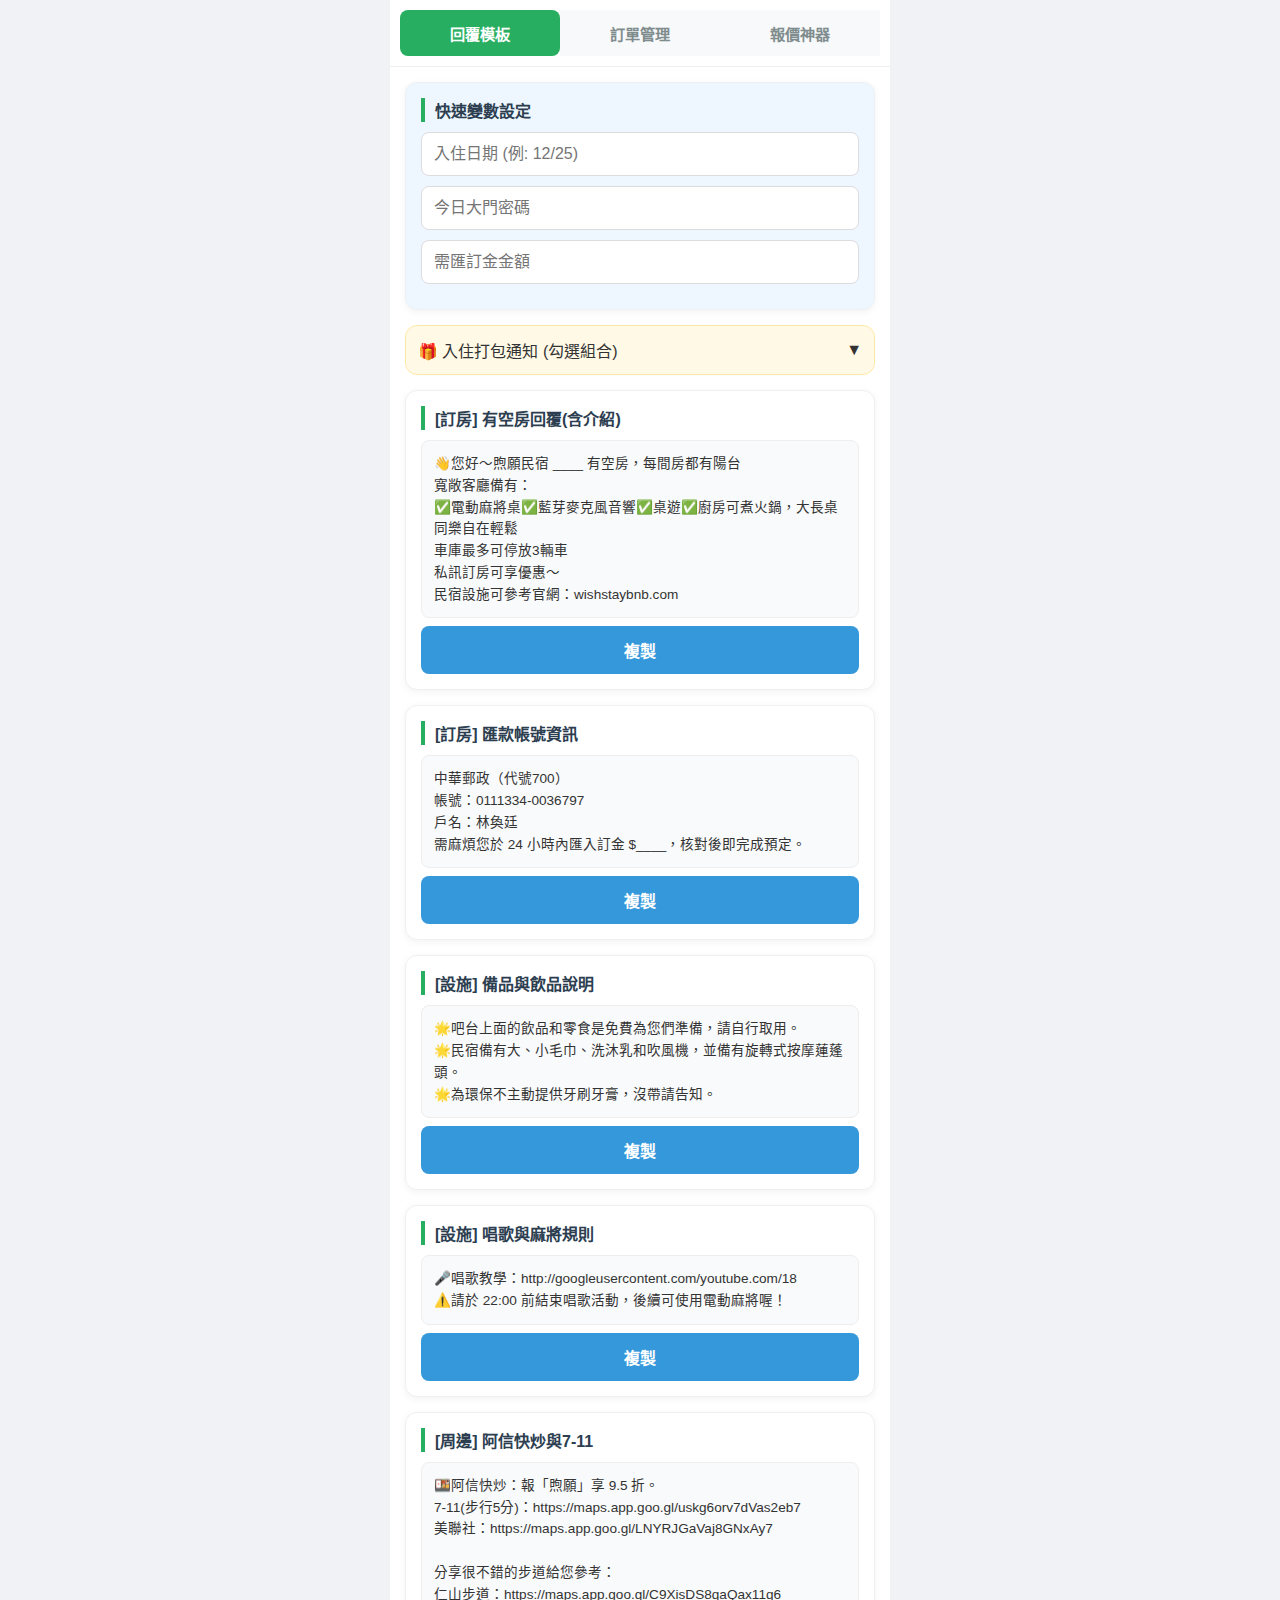
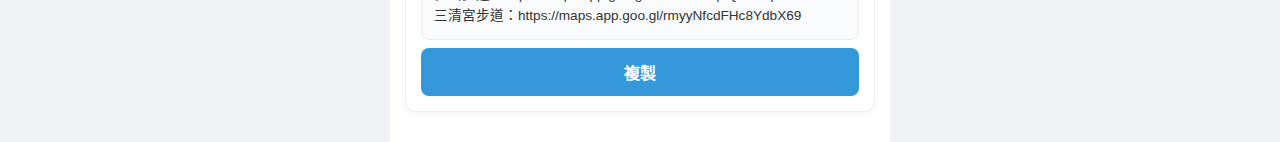
<file: index.html>
<!DOCTYPE html>
<html lang="zh-TW">
<head>
  <meta charset="UTF-8" />
  <meta name="viewport" content="width=device-width, initial-scale=1, maximum-scale=1, user-scalable=no" />
  <title>煦願民宿｜智慧工作站</title>
  <style>
    /* --- CSS 樣式區 --- */
    * { box-sizing: border-box; -webkit-tap-highlight-color: transparent; }      
    body { font-family: 'PingFang TC', 'Microsoft JhengHei', sans-serif; background: #f0f2f5; margin: 0; color: #333; }      
    .container { max-width: 500px; margin: auto; background: #fff; min-height: 100vh; display: flex; flex-direction: column; }      

    .nav-tabs { display: flex; padding: 10px; background: #fff; border-bottom: 1px solid #eee; position: sticky; top: 0; z-index: 1000; }
    .tab-btn { flex: 1; padding: 12px; border: none; background: #f8f9fa; cursor: pointer; font-size: 0.95rem; font-weight: bold; color: #7f8c8d; }
    .tab-btn.active { background: #27ae60; color: white; border-radius: 8px; }

    .content { padding: 15px; flex-grow: 1; }
    .page { display: none; }
    .page.active { display: block; }

    .card { background: #fff; border: 1px solid #eef0f2; border-radius: 12px; padding: 15px; margin-bottom: 15px; box-shadow: 0 2px 8px rgba(0,0,0,0.05); position: relative; }
    h3 { font-size: 1rem; margin: 0 0 10px 0; color: #2c3e50; border-left: 4px solid #27ae60; padding-left: 10px; }
    input, select { width: 100%; padding: 12px; border: 1px solid #ddd; border-radius: 8px; font-size: 1rem; margin-bottom: 10px; }
    
    .copy-btn { background: #3498db; color: white; border: none; padding: 12px; border-radius: 8px; width: 100%; font-weight: bold; margin-top: 8px; cursor: pointer; font-size: 1rem; }
    .preview-area { background: #f9fafb; padding: 12px; border-radius: 8px; font-size: 0.85rem; white-space: pre-wrap; border: 1px solid #eee; line-height: 1.6; }
    
    .pkg-grid { display: grid; grid-template-columns: 1fr 1fr; gap: 10px; margin-bottom: 15px; }
    .pkg-grid label { display: flex; align-items: center; gap: 5px; font-size: 0.9rem; }

    .price-grid { display: grid; grid-template-columns: 1fr 0.8fr 1.2fr; gap: 8px; align-items: center; margin-bottom: 10px; }
    .highlight { color: #e74c3c; font-size: 1.1rem; font-weight: bold; }
    .private-price { color: #27ae60; font-size: 1.4rem; font-weight: 800; border-top: 1px dashed #ddd; padding-top: 10px; margin-top: 10px; }

    .accordion-header { background: #fff9e6; border: 1px solid #ffeaa7; padding: 12px; border-radius: 12px; cursor: pointer; display: flex; justify-content: space-between; align-items: center; margin-bottom: 15px; }
    .accordion-content { display: none; background: #fff; border: 1px solid #ffeaa7; padding: 15px; border-radius: 0 0 12px 12px; margin-top: -15px; margin-bottom: 15px; }
    .accordion-content.active { display: block; }

    .calendar-container { display: grid; grid-template-columns: repeat(7, 1fr); gap: 4px; margin-top: 15px; }
    .cal-day { aspect-ratio: 1/1; display: flex; align-items: center; justify-content: center; font-size: 0.8rem; border-radius: 6px; background: #f8f9fa; color: #aaa; }
    .cal-header { font-weight: bold; color: #2c3e50; background: #eee; }
    .cal-day.has-order { background: #27ae60; color: white; font-weight: bold; cursor: pointer; }

    .stats-area { display: none; background: #f0f7ff; padding: 15px; border-radius: 12px; margin-top: 10px; }
    .stat-item { background: #fff; padding: 10px; border-radius: 8px; text-align: center; margin-bottom: 8px; border: 1px solid #d0e8ff; }

    .modal { position: fixed; top: 0; left: 0; width: 100%; height: 100%; background: rgba(0,0,0,0.6); display: none; z-index: 2000; }
    .modal-content { background: white; margin: 20% auto; padding: 25px; width: 85%; border-radius: 16px; position: relative; }
    
    .loading-overlay { position: fixed; top: 0; left: 0; width: 100%; height: 100%; background: rgba(255,255,255,0.8); z-index: 9999; display: none; flex-direction: column; align-items: center; justify-content: center; }
    .spinner { width: 40px; height: 40px; border: 4px solid #f3f3f3; border-top: 4px solid #27ae60; border-radius: 50%; animation: spin 1s linear infinite; }
    @keyframes spin { 0% { transform: rotate(0deg); } 100% { transform: rotate(360deg); } }
  </style>
</head>
<body>

<div class="container">
  <div class="nav-tabs">
    <button class="tab-btn active" onclick="switchPage('tpl-page', event)">回覆模板</button>
    <button class="tab-btn" onclick="switchPage('order-page', event)">訂單管理</button>
    <button class="tab-btn" onclick="switchPage('calc-page', event)">報價神器</button>
  </div>

  <div class="content">
    
    <div id="tpl-page" class="page active">
      <div class="card" style="background: #eef7ff;">
        <h3>快速變數設定</h3>
        <input type="text" id="v-date" placeholder="入住日期 (例: 12/25)" oninput="updateAll()">
        <input type="text" id="v-pwd" placeholder="今日大門密碼" oninput="updateAll()">
        <input type="number" id="v-dep" placeholder="需匯訂金金額" oninput="updateAll()">
      </div>

      <div class="accordion-header" onclick="toggleAccordion('pkg-content', 'pkg-icon')">
        <span class="acc-title">🎁 入住打包通知 (勾選組合)</span>
        <span id="pkg-icon">▼</span>
      </div>
      <div id="pkg-content" class="accordion-content">
        <div class="pkg-grid">
          <label><input type="checkbox" id="c-basic" checked onchange="buildPackage()"> 密碼鑰匙</label>
          <label><input type="checkbox" id="c-sing" checked onchange="buildPackage()"> 唱歌教學</label>
          <label><input type="checkbox" id="c-spot" checked onchange="buildPackage()"> 景點熱炒</label>
          <label><input type="checkbox" id="c-warn" checked onchange="buildPackage()"> 溫馨提醒</label>
        </div>
        <div class="preview-area" id="pkg-preview"></div>
        <button class="copy-btn" style="background:#f39c12" onclick="copyText('pkg-preview', event)">複製打包訊息</button>
      </div>

      <div id="tpl-list"></div>
    </div>

    <div id="order-page" class="page">
      <div id="lock-screen">
        <div class="card">
          <h3>身分驗證</h3>
          <input type="password" id="admin-key" placeholder="請輸入管理金鑰">
          <button class="copy-btn" onclick="fetchOrders()">登入並同步訂單</button>
        </div>
      </div>

      <div id="order-content" style="display:none;">
        <div class="card">
            <div style="display:flex; justify-content: space-between; align-items:center;">
                <button onclick="changeMonth(-1)">◀</button>
                <h2 id="cal-month-title" style="margin:0; font-size:1.2rem;"></h2>
                <button onclick="changeMonth(1)">▶</button>
            </div>
            <div id="calendar-grid" class="calendar-container"></div>
        </div>
        
        <button class="copy-btn" style="background:#8e44ad" onclick="toggleStats()">📊 查看經營數據</button>
        <div id="stats-area" class="stats-area">
            <div class="stat-item">本月人數：<b id="stat-total-guests">0</b> 人</div>
            <div class="stat-item">Booking 佔比：<b id="stat-b-rate">0%</b></div>
            <div class="stat-item">本月預收總額：<b id="stat-income" style="color:#27ae60;">$0</b></div>
        </div>

        <div class="accordion-header" style="margin-top:15px;" onclick="toggleAccordion('add-order-form', 'add-icon')">
            <span style="color:#c0392b;">➕ 手動新增訂單</span><span id="add-icon">▼</span>
        </div>
        <div id="add-order-form" class="accordion-content">
            <input type="text" id="o-name" placeholder="房客姓名">
            <input type="date" id="o-date">
            <select id="o-source"><option value="LINE">LINE (私訊)</option><option value="Booking">Booking.com</option></select>
            <input type="number" id="o-guests" placeholder="人數">
            <input type="number" id="o-total" placeholder="總房價">
            <input type="number" id="o-dep" placeholder="收訂金金額">
            <button class="copy-btn" style="background:#27ae60" onclick="addOrder()">同步至試算表</button>
        </div>
      </div>
    </div>

    <div id="calc-page" class="page">
      <div class="card">
        <h3>私訊優惠報價 (依床數)</h3>
        <select id="m-season" onchange="updateAll()">
          <option value="weekday">平日 (週一至週四)</option>
          <option value="weekend">假日 (五六日 / 暑假)</option>
          <option value="cny">定價 (春節)</option>
        </select>
        <div class="price-grid"><b>房型</b><b>人數</b><b>手動改價(選填)</b></div>
        <div class="price-grid"><span>201 (2人)</span><input type="number" id="m-201" value="0" oninput="runManualCalc()"> <input type="number" id="p-201" placeholder="1900" oninput="runManualCalc()"></div>
        <div class="price-grid"><span>202 (2-4人)</span><input type="number" id="m-202" value="0" oninput="runManualCalc()"> <input type="number" id="p-202" placeholder="2400" oninput="runManualCalc()"></div>
        <div class="price-grid"><span>301 (2-6人)</span><input type="number" id="m-301" value="0" oninput="runManualCalc()"> <input type="number" id="p-301" placeholder="3500" oninput="runManualCalc()"></div>
        <div id="calc-result"></div>
      </div>
    </div>

  </div>
</div>

<div id="order-modal" class="modal" onclick="closeModal(event)">
    <div class="modal-content"><div id="modal-body"></div></div>
</div>

<div id="loading-overlay" class="loading-overlay"><div class="spinner"></div><p>連線同步中...</p></div>

<script>
const GAS_URL = "https://script.google.com/macros/s/AKfycbySPYLiPf6pUhZqbHMSK2z2eYtrzVWrPUweojAoCG8_15IrxQH0dhTOiXp1gf58dpiEQg/exec"; 

const PRICE_MAP = {      
  '201': { weekday: { 1: 1900 }, weekend: { 1: 2200 }, cny: { 1: 2900 } },      
  '202': { weekday: { 1: 2400, 2: 2600 }, weekend: { 1: 2600, 2: 2800 }, cny: { 1: 5600, 2: 6000 } },      
  '301': { weekday: { 1: 3500, 2: 4500, 3: 5000, 4: 5500 }, weekend: { 1: 3800, 2: 4800, 3: 5300, 4: 5800 }, cny: { 1: 6000, 2: 7000, 3: 8000, 4: 9000 } }      
};

const TPL_DATA = [      
  { cat: '訂房', title: '有空房回覆(含介紹)', content: (d) => `👋您好～煦願民宿 ${d} 有空房，每間房都有陽台\n寬敞客廳備有：\n✅電動麻將桌✅藍芽麥克風音響✅桌遊✅廚房可煮火鍋，大長桌同樂自在輕鬆\n車庫最多可停放3輛車\n私訊訂房可享優惠～\n民宿設施可參考官網：wishstaybnb.com` },      
  { cat: '訂房', title: '匯款帳號資訊', content: (d,p,dep) => `中華郵政（代號700）\n帳號：0111334-0036797\n戶名：林奐廷\n需麻煩您於 24 小時內匯入訂金 $${dep}，核對後即完成預定。` },      
  { cat: '設施', title: '備品與飲品說明', content: () => `🌟吧台上面的飲品和零食是免費為您們準備，請自行取用。\n🌟民宿備有大、小毛巾、洗沐乳和吹風機，並備有旋轉式按摩蓮蓬頭。\n🌟為環保不主動提供牙刷牙膏，沒帶請告知。` },
  { cat: '設施', title: '唱歌與麻將規則', content: () => `🎤唱歌教學：http://googleusercontent.com/youtube.com/18\n⚠️請於 22:00 前結束唱歌活動，後續可使用電動麻將喔！` },
  { cat: '周邊', title: '阿信快炒與7-11', content: () => `🍱阿信快炒：報「煦願」享 9.5 折。\n7-11(步行5分)：https://maps.app.goo.gl/uskg6orv7dVas2eb7\n美聯社：https://maps.app.goo.gl/LNYRJGaVaj8GNxAy7\n\n分享很不錯的步道給您參考：\n仁山步道：https://maps.app.goo.gl/C9XisDS8qaQax11q6\n三清宮步道：https://maps.app.goo.gl/rmyyNfcdFHc8YdbX69` }
];      

let globalOrderData = [];
let currentViewDate = new Date();

function switchPage(id, e) {
    document.querySelectorAll('.page, .tab-btn').forEach(el => el.classList.remove('active'));
    document.getElementById(id).classList.add('active');
    if(e) e.currentTarget.classList.add('active');
}

function updateAll() { updateTpl(); buildPackage(); runManualCalc(); }

function updateTpl() {
    const d = document.getElementById('v-date').value || "____";
    const p = document.getElementById('v-pwd').value || "____";
    const dep = document.getElementById('v-dep').value || "____";
    const list = document.getElementById('tpl-list');
    list.innerHTML = '';
    TPL_DATA.forEach((item, i) => {
        const box = document.createElement('div'); box.className = 'card';
        box.innerHTML = `<h3>[${item.cat}] ${item.title}</h3><div class="preview-area" id="t-${i}">${item.content(d,p,dep)}</div><button class="copy-btn" onclick="copyText('t-${i}', event)">複製</button>`;
        list.appendChild(box);
    });
}

function toggleAccordion(cId, iId) {
    const c = document.getElementById(cId);
    c.classList.toggle('active');
    document.getElementById(iId).innerText = c.classList.contains('active') ? '▲' : '▼';
}

function buildPackage() {
    const d = document.getElementById('v-date').value || "今日";
    const p = document.getElementById('v-pwd').value || "____";
    let pkg = `👋 您好！煦願小幫手先彙整入住資訊 (${d})：\n\n`;
    if(document.getElementById('c-basic').checked) pkg += `🌟今日大門密碼：${p}\n🔓開門：手掌觸碰螢幕亮起後輸入密碼按*\n🔑房間鑰匙在電視櫃旁鑰匙架，退房放回即可。\n🚭室內禁菸，陽台/車庫備有煙灰缸。\n----------------\n`;
    if(document.getElementById('c-sing').checked) pkg += `🎤唱歌教學：http://googleusercontent.com/youtube.com/20\n(請於 22:00 前結束，後續可改玩電動麻將)\n----------------\n`;
    if(document.getElementById('c-spot').checked) pkg += `🍱美食：阿信快炒(報煦願9.5折)\n🚗地圖：https://maps.app.goo.gl/vcoPQQuMRaME1rpY61\n----------------\n`;
    if(document.getElementById('c-warn').checked) pkg += `🍢提醒：戶外烤肉請於 21:00 前結束。垃圾請協助分類。祝您入住愉快！☺️`;
    document.getElementById('pkg-preview').innerText = pkg;
}

function runManualCalc() {
    const s = document.getElementById('m-season').value;
    const rooms = ['201','202','301'];
    let totalBT = 0;
    rooms.forEach(rid => {
        const beds = parseInt(document.getElementById('m-'+rid).value);
        if(beds > 0) {
            const custom = parseFloat(document.getElementById('p-'+rid).value);
            totalBT += (custom > 0) ? custom : (PRICE_MAP[rid][s][beds] || PRICE_MAP[rid][s][1]);
        }
    });
    const priv = Math.ceil((totalBT * 0.88 * 1.03) / 10) * 10;
    document.getElementById('calc-result').innerHTML = `
        <div class="card">
            <div class="highlight">Booking 總價：$${totalBT.toLocaleString()}</div>
            <div class="private-price">私訊優惠價：$${priv.toLocaleString()}</div>
            <div class="preview-area" id="p-res">私訊報價：私訊優惠價 $${priv.toLocaleString()}</div>
            <button class="copy-btn" onclick="copyText('p-res', event)">複製報價</button>
        </div>`;
}

async function fetchOrders() {
    const key = document.getElementById('admin-key').value;
    document.getElementById('loading-overlay').style.display = 'flex';
    try {
        const res = await fetch(GAS_URL, { method: "POST", body: JSON.stringify({ action: "read", key: key }) });
        globalOrderData = await res.json();
        document.getElementById('lock-screen').style.display = 'none';
        document.getElementById('order-content').style.display = 'block';
        renderOrderList();
    } catch(e) { alert("連線失敗"); }
    finally { document.getElementById('loading-overlay').style.display = 'none'; }
}

async function addOrder() {
    const key = document.getElementById('admin-key').value;
    const data = {
        action: "add", key: key,
        name: document.getElementById('o-name').value, date: document.getElementById('o-date').value,
        source: document.getElementById('o-source').value, guests: document.getElementById('o-guests').value,
        total: document.getElementById('o-total').value, dep: document.getElementById('o-dep').value,
        bal: document.getElementById('o-total').value - document.getElementById('o-dep').value
    };
    document.getElementById('loading-overlay').style.display = 'flex';
    await fetch(GAS_URL, { method: "POST", body: JSON.stringify(data) });
    alert("儲存成功"); fetchOrders();
    document.getElementById('loading-overlay').style.display = 'none';
}

function renderOrderList() {
    const year = currentViewDate.getFullYear();
    const month = currentViewDate.getMonth();
    document.getElementById('cal-month-title').innerText = `${year}年 ${month + 1}月`;
    const monthStr = `${year}-${String(month+1).padStart(2,'0')}`;
    const mData = globalOrderData.filter(r => r[3] && r[3].includes(monthStr));
    
    // 月曆繪製
    const grid = document.getElementById('calendar-grid');
    grid.innerHTML = '';
    ['日','一','二','三','四','五','六'].forEach(w=>grid.innerHTML+=`<div class="cal-day cal-header">${w}</div>`);
    const firstDay = new Date(year, month, 1).getDay();
    const lastDate = new Date(year, month + 1, 0).getDate();
    for(let i=0; i<firstDay; i++) grid.innerHTML+=`<div class="cal-day"></div>`;
    for(let day=1; day<=lastDate; day++){
        const fullDate = `${year}-${String(month+1).padStart(2,'0')}-${String(day).padStart(2,'0')}`;
        const dayOrders = mData.filter(r => r[3] === fullDate);
        const cell = document.createElement('div');
        cell.className = `cal-day ${dayOrders.length > 0 ? 'has-order' : ''}`;
        cell.innerText = day;
        if(dayOrders.length > 0) cell.onclick = () => showOrderDetail(dayOrders[0]);
        grid.appendChild(cell);
    }
    
    // 統計計算
    const totalG = mData.reduce((s, r) => s + (parseInt(r[5])||0), 0);
    const bCount = mData.filter(r => r[1] === 'Booking').length;
    const income = mData.reduce((s, r) => s + (parseFloat(r[7])||0), 0);
    document.getElementById('stat-total-guests').innerText = totalG;
    document.getElementById('stat-b-rate').innerText = (mData.length ? Math.round((bCount/mData.length)*100) : 0) + '%';
    document.getElementById('stat-income').innerText = '$' + income.toLocaleString();
}

function showOrderDetail(o) {
    document.getElementById('modal-body').innerHTML = `<h3>${o[2]} (${o[1]})</h3><p>入住：${o[3]}<br>人數：${o[5]}人<br>總價：$${o[7]}<br>尾款：$${o[9]}</p><button class="copy-btn" onclick="closeModal()">關閉</button>`;
    document.getElementById('order-modal').style.display = 'block';
}

function closeModal() { document.getElementById('order-modal').style.display = 'none'; }
function toggleStats() { const s = document.getElementById('stats-area'); s.style.display = (s.style.display === 'block' ? 'none' : 'block'); }
function changeMonth(n) { currentViewDate.setMonth(currentViewDate.getMonth() + n); renderOrderList(); }
function copyText(id, e) {
    const t = document.getElementById(id).innerText;
    navigator.clipboard.writeText(t);
    const btn = e.currentTarget;
    const oldText = btn.innerText;
    btn.innerText = "✅ 已複製";
    setTimeout(() => btn.innerText = oldText, 1000);
}
window.onload = () => { updateAll(); };
</script>
</body>
</html>
</file>
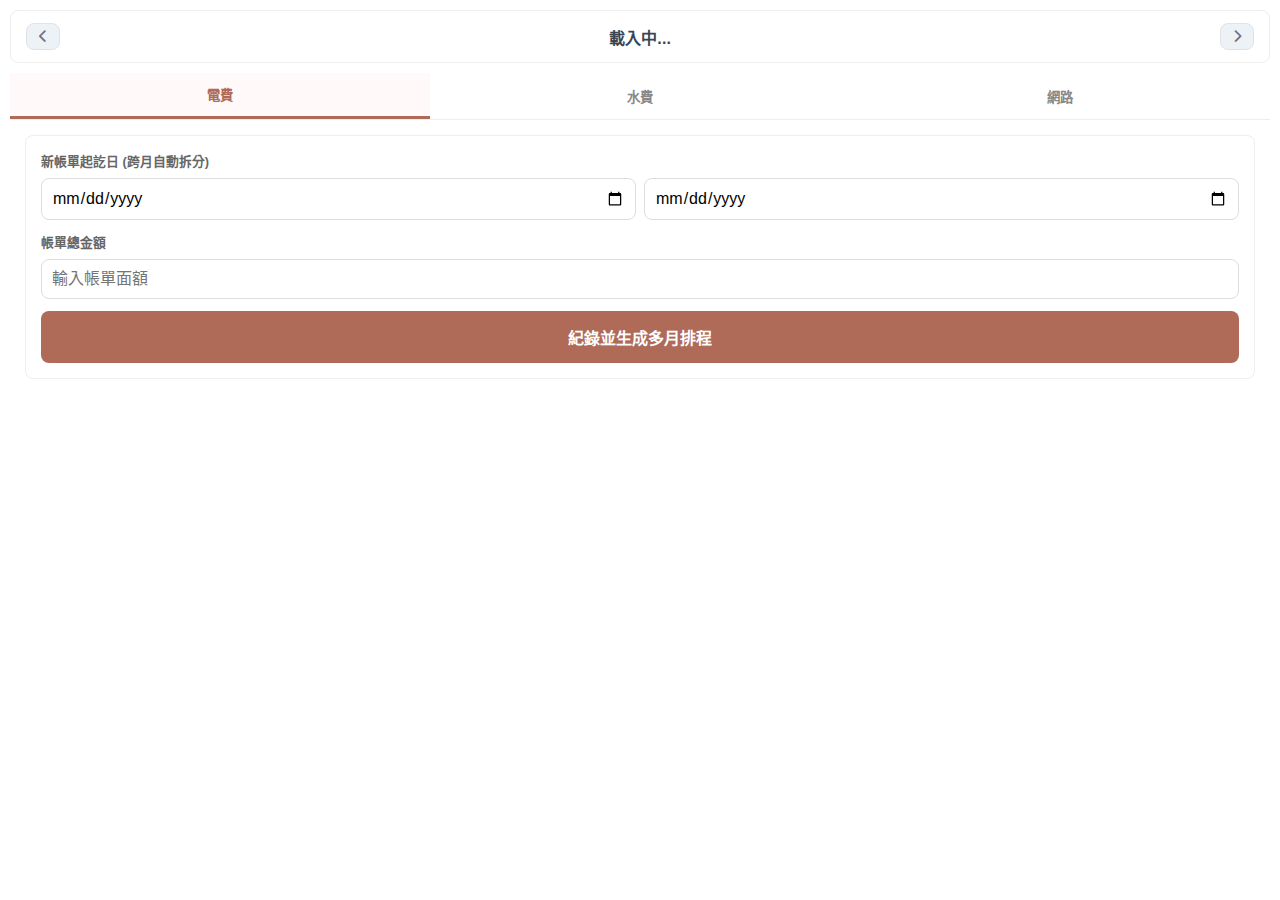
<file: utility-app.html>
<!DOCTYPE html>
<html lang="zh-TW">
<head>
    <meta charset="UTF-8">
    <meta name="viewport" content="width=device-width, initial-scale=1.0">
    <title>民宿水電帳務排程器</title>
    <link rel="stylesheet" href="https://cdnjs.cloudflare.com/ajax/libs/font-awesome/6.0.0/css/all.min.css">
    <style>
        :root { --primary: #af6a58; --bg: #fdfaf9; --green: #4caf50; }
        * { box-sizing: border-box; font-family: 'PingFang TC', sans-serif; }
        body { background: transparent; margin: 0; padding: 10px; }
        .app-container { width: 100%; max-width: none; background: transparent; border-radius: 0; box-shadow: none; border: none; overflow: hidden; }

        /* 月份導航 */
        .month-nav {
            display: flex;
            justify-content: space-between;
            align-items: center;
            padding: 12px 15px;
            background: #fff;
            border: 1px solid #eee;
            border-radius: 8px;
            margin-bottom: 10px;
        }
        .month-nav button {
            border: 1px solid #dfe3e8;
            background: #edf2f7;
            color: #6a7181;
            padding: 5px 12px;
            border-radius: 8px;
            cursor: pointer;
        }
        .month-nav button:hover { background: #e2e8f0; }
        .month-nav span {
            color: #3a4553;
            font-size: 1rem;
            font-weight: 700;
            letter-spacing: 0.2px;
        }

        /* 分頁標籤 */
        .tabs { display: flex; border-bottom: 1px solid #eee; }
        .tab-btn { flex: 1; padding: 12px; border: none; background: none; cursor: pointer; font-weight: bold; color: #888; }
        .tab-btn.active { color: var(--primary); border-bottom: 3px solid var(--primary); background: #fffaf9; }

        .content { padding: 15px; }

        /* 偵測排程提示區 */
        .plan-alert { background: #e8f5e9; border: 1px solid var(--green); padding: 15px; border-radius: 10px; margin-bottom: 20px; display: none; }
        .plan-alert b { color: #2e7d32; font-size: 1.5rem; }

        /* 輸入區卡片 */
        .calc-card { background: transparent; padding: 15px; border-radius: 8px; border: 1px solid #eee; margin-bottom: 15px; }
        label { display: block; font-size: 0.8rem; font-weight: bold; margin-bottom: 8px; color: #666; }
        input { width: 100%; padding: 10px; border: 1px solid #ddd; border-radius: 8px; margin-bottom: 12px; font-size: 1rem; }

        .btn-sync { background: var(--primary); color: white; border: none; width: 100%; padding: 14px; border-radius: 8px; cursor: pointer; font-weight: bold; font-size: 1rem; }
        .btn-green { background: var(--primary); }

        /* 讀取中遮罩 */
        .loading-overlay { position: fixed; top: 0; left: 0; width: 100%; height: 100%; background: rgba(255,255,255,0.8); display: none; flex-direction: column; justify-content: center; align-items: center; z-index: 100; }
    </style>
</head>
<body>

<div id="loading" class="loading-overlay"><i class="fas fa-spinner fa-spin fa-2x"></i><p>雲端資料同步中...</p></div>

<div class="app-container">
    <div class="month-nav">
        <button onclick="changeMonth(-1)"><i class="fas fa-chevron-left"></i></button>
        <span id="view-month-display">載入中...</span>
        <button onclick="changeMonth(1)"><i class="fas fa-chevron-right"></i></button>
    </div>

    <div class="tabs">
        <button class="tab-btn active" onclick="switchTab('電費', this)">電費</button>
        <button class="tab-btn" onclick="switchTab('水費', this)">水費</button>
        <button class="tab-btn" onclick="switchTab('網路', this)">網路</button>
    </div>

    <div class="content">
        <div id="plan-info" class="plan-alert">
            <div style="font-size:0.8rem; color:#444;">📋 偵測到本月排程計畫：</div>
            <div style="margin:8px 0;"><b id="plan-amount">$0</b></div>
            <div id="plan-period" style="font-size:0.75rem; color:#666; margin-bottom:10px;">來源：--</div>
            <button class="btn-sync btn-green" onclick="sendToParent()">帶入本月金額</button>
            <div style="font-size:0.7rem; color:#999; margin-top:10px; text-align:center;">--- 或在下方重新建立新帳單 ---</div>
        </div>

        <div class="calc-card">
            <label>新帳單起訖日 (跨月自動拆分)</label>
            <div style="display:flex; gap:8px;">
                <input type="date" id="s-date">
                <input type="date" id="e-date">
            </div>
            <label>帳單總金額</label>
            <input type="number" id="total-amt" placeholder="輸入帳單面額">
            <button class="btn-sync" onclick="generateSchedules()">紀錄並生成多月排程</button>
        </div>
    </div>
</div>

<script>
    /** 基礎配置 **/
    const GAS_URL = "https://script.google.com/macros/s/AKfycbySPYLiPf6pUhZqbHMSK2z2eYtrzVWrPUweojAoCG8_15IrxQH0dhTOiXp1gf58dpiEQg/exec"; // <--- 請更換為您最新的 GAS URL

    // 金鑰自動生成
    function generateKey() {
        const a = 90000, b = 7000, c = 450, d = 11;
        return String(a + b + c + d + 15000); // 112461
    }

    let db = { "電費": {}, "水費": {}, "網路": {} };
    let currentTab = '電費';
    
    const urlParams = new URLSearchParams(window.location.search);
    const urlY = parseInt(urlParams.get('y'));
    const urlM = parseInt(urlParams.get('m'));

    let viewDate = (urlY && urlM) ? new Date(urlY, urlM - 1, 1) : new Date();

    // 初始化讀取 (改為對接 GAS)
    async function init() {
        await loadDB();
    }

    // 從 GAS 讀取資料 (取代 loadDB Gist 版)
    async function loadDB() {
        toggleLoading(true);
        try {
            const res = await fetch(GAS_URL, {
                method: "POST",
                body: JSON.stringify({ 
                    action: "get_utility", 
                    key: generateKey() 
                })
            });
            const raw = await res.text();
            if (raw.startsWith("Error:")) {
                throw new Error(raw);
            }

            let data;
            try {
                data = JSON.parse(raw);
            } catch (parseErr) {
                throw new Error(`後端回傳非 JSON：${raw}`);
            }

            db = (data && typeof data === 'object') ? data : { "電費": {}, "水費": {}, "網路": {} };
            
            updateUI();
        } catch (e) {
            console.error("GAS 讀取失敗:", e);
            alert(`雲端讀取失敗：${e.message}\n請確認 GAS 已重新部署且包含 get_utility/save_utility。`);
        }
        toggleLoading(false);
    }

    // 更新 UI 狀態 (邏輯維持不變)
    function updateUI() {
        const key = `${viewDate.getFullYear()}_${viewDate.getMonth() + 1}`;
        const plan = db[currentTab][key];
        const infoBox = document.getElementById('plan-info');
        
        if (plan) {
            infoBox.style.display = 'block';
            document.getElementById('plan-amount').innerText = `$${plan.amount.toLocaleString()}`;
            document.getElementById('plan-period').innerText = `來源帳單：${plan.originPeriod}`;
        } else {
            infoBox.style.display = 'none';
        }
        document.getElementById('view-month-display').innerText = `${viewDate.getFullYear()} 年 ${String(viewDate.getMonth()+1).padStart(2,'0')} 月`;
    }

    // 按比例生成多月排程 (邏輯維持不變，僅最後改呼叫 syncToGAS)
    async function generateSchedules() {
        const s = new Date(document.getElementById('s-date').value);
        const e = new Date(document.getElementById('e-date').value);
        const total = parseFloat(document.getElementById('total-amt').value);

        if (!s || !e || !total || s >= e) return alert("日期或金額有誤");

        const totalDays = Math.ceil((e - s) / 86400000) + 1;
        const dailyPrice = total / totalDays;

        let cursor = new Date(s.getFullYear(), s.getMonth(), 1);
        while (cursor <= e) {
            const y = cursor.getFullYear();
            const m = cursor.getMonth();
            const mStart = new Date(y, m, 1);
            const mEnd = new Date(y, m + 1, 0);
            
            const overlapS = new Date(Math.max(s, mStart));
            const overlapE = new Date(Math.min(e, mEnd));
            const days = (overlapS <= overlapE) ? Math.ceil((overlapE - overlapS) / 86400000) + 1 : 0;

            if (days > 0) {
                const key = `${y}_${m + 1}`;
                db[currentTab][key] = {
                    amount: Math.round(days * dailyPrice),
                    originPeriod: `${s.getMonth()+1}/${s.getDate()}~${e.getMonth()+1}/${e.getDate()}`
                };
            }
            cursor.setMonth(cursor.getMonth() + 1);
        }

        await syncToGAS();
        updateUI();
        alert("多月排程已儲存至雲端！");
    }

    // 同步到 GAS (取代 syncToGist)
    async function syncToGAS() {
        toggleLoading(true);
        try {
            const res = await fetch(GAS_URL, {
                method: 'POST',
                body: JSON.stringify({ 
                    action: "save_utility", 
                    key: generateKey(),
                    dbContent: JSON.stringify(db)
                })
            });
            const result = await res.text();
            if(!result.includes("Success")) throw new Error();
        } catch (e) {
            console.error("同步失敗:", e);
            alert("雲端儲存失敗");
        }
        toggleLoading(false);
    }

    // 傳送至父網站 (邏輯維持不變)
    function sendToParent() {
        const key = `${viewDate.getFullYear()}_${viewDate.getMonth() + 1}`;
        const amount = db[currentTab][key].amount;
        window.parent.postMessage({ 
            type: 'utility_update', 
            value: amount, 
            category: currentTab 
        }, '*');
    }

    // 月份與分頁切換 (邏輯維持不變)
    function changeMonth(dir) {
        viewDate.setMonth(viewDate.getMonth() + dir);
        updateUI();
    }

    function switchTab(t, btn) {
        currentTab = t;
        document.querySelectorAll('.tab-btn').forEach(b => b.classList.remove('active'));
        btn.classList.add('active');
        updateUI();
    }

    function toggleLoading(show) { document.getElementById('loading').style.display = show ? 'flex' : 'none'; }

    // 啟動
    init();
</script>
</body>
</html>
</file>
